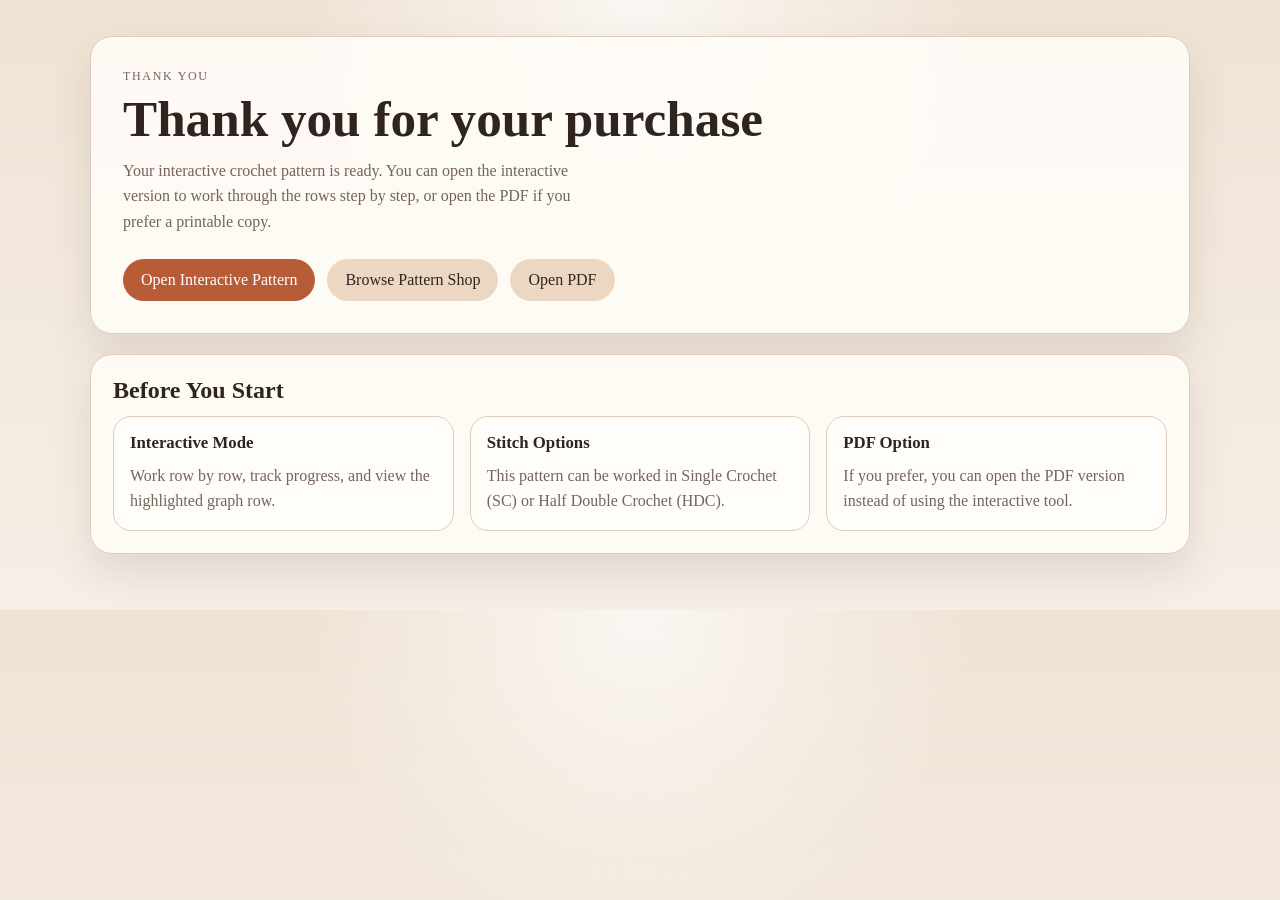
<file: index.html>
<!DOCTYPE html>
<html lang="en">
<head>
  <meta charset="UTF-8" />
  <meta name="viewport" content="width=device-width, initial-scale=1.0" />
  <title>Welcome to Your Pattern</title>
  <link rel="stylesheet" href="styles.css" />
</head>
<body>
  <main class="page landing-page">
    <section class="hero landing-hero">
      <p class="eyebrow">Thank You</p>
      <h1>Thank you for your purchase</h1>
      <p class="intro">
        Your interactive crochet pattern is ready. You can open the interactive
        version to work through the rows step by step, or open the PDF if
        you prefer a printable copy.
      </p>

      <div class="hero-actions">
  <a class="pdf-button" href="pattern.html?pattern=stitch-colorwork">Open Interactive Pattern</a>
  <a class="mode-button" href="shop.html">Browse Pattern Shop</a>
  <a
    class="mode-button"
    href="pattern.pdf"
    target="_blank"
    rel="noopener noreferrer"
  >
    Open PDF
  </a>
</div>
    </section>

    <section class="notes-panel">
      <h2>Before You Start</h2>
      <div class="notes-grid">
        <div class="note-card">
          <h3>Interactive Mode</h3>
          <p>Work row by row, track progress, and view the highlighted graph row.</p>
        </div>
        <div class="note-card">
          <h3>Stitch Options</h3>
          <p>This pattern can be worked in Single Crochet (SC) or Half Double Crochet (HDC).</p>
        </div>
        <div class="note-card">
          <h3>PDF Option</h3>
          <p>If you prefer, you can open the PDF version instead of using the interactive tool.</p>
        </div>
      </div>
    </section>
  </main>
</body>
</html>
</file>
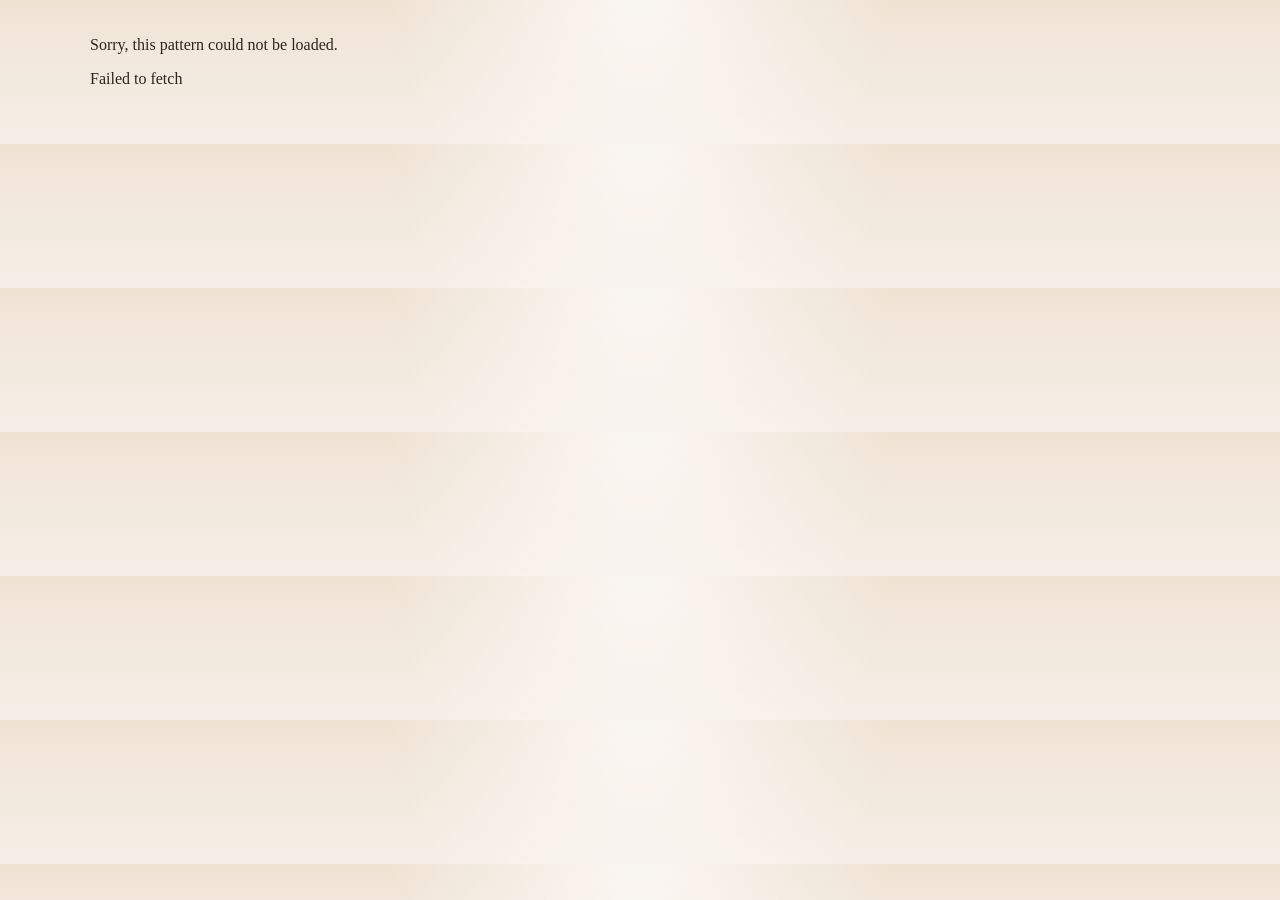
<file: pattern.html>
<!DOCTYPE html>
<html lang="en">
<head>
  <meta charset="UTF-8" />
  <meta name="viewport" content="width=device-width, initial-scale=1.0" />
 <title id="pageTitle">Interactive Crochet Pattern</title>
  <link rel="stylesheet" href="styles.css" />
</head>
<body>
  <main class="page">
    <header class="hero">
      <p class="eyebrow">Interactive Pattern</p>
    <h1 id="patternPageHeading">Interactive Crochet Pattern</h1>
<p id="patternPageIntro" class="intro">
  Follow the pattern row by row online, or open the PDF if you prefer to
  print it.
</p>

      <div class="hero-actions">
        <a class="mode-button" href="index.html">Back to Welcome Page</a>
        <button type="button" class="mode-button" onclick="setMode('guided')">
          Guided Mode
        </button>
        <button type="button" class="mode-button" onclick="setMode('full')">
          Full Pattern
        </button>
        <button type="button" class="mode-button" onclick="openGraphModal()">
          Open Full Graph
        </button>
        <a
          class="pdf-button"
          href="pattern.pdf"
          target="_blank"
          rel="noopener noreferrer"
        >
          Open PDF
        </a>
      </div>
    </header>

    <section class="status-bar">
      <p id="progressText">Row 1 of 147</p>
    </section>

    <section class="tools-panel">
      <label for="rowSelect">Jump to row:</label>
      <select id="rowSelect" onchange="jumpToRow()"></select>

      <label for="stitchModeSelect">Stitch type:</label>
      <select id="stitchModeSelect" onchange="changeStitchMode()">
        <option value="SC">Single Crochet (SC)</option>
        <option value="HDC">Half Double Crochet (HDC)</option>
      </select>

      <button type="button" class="complete-button" onclick="toggleCompleteRow()">
        Mark Row Complete
      </button>

      <button type="button" class="reset-button" onclick="resetProgress()">
        Reset Progress
      </button>
    </section>

    <section class="legend-panel">
      <h2>Color Legend</h2>
      <div id="legend" class="legend-list"></div>
    </section>

    <section class="notes-panel">
      <h2>Pattern Notes</h2>
      <div class="notes-grid">
        <div class="note-card">
          <h3>How To Use This Pattern</h3>
          <p>Guided Mode shows one row at a time. Full Pattern shows every row as a reference.</p>
        </div>
        <div class="note-card">
          <h3>Turning Instructions</h3>
          <p id="turnInstructionNote">For SC, chain 1 and turn.</p>
        </div>
        <div class="note-card">
          <h3>Graph View</h3>
          <p>Use the Open Full Graph button to see the complete chart with your current row highlighted.</p>
        </div>
      </div>
    </section>

    <section class="current-row-panel">
      <div class="current-row-header">
        <div>
          <p class="current-row-label">Current Row</p>
          <h2 id="currentRowTitle">Row 1</h2>
          <p class="current-row-helper">
            Use Guided Mode to focus on one row at a time while you crochet.
          </p>
        </div>

        <span id="currentRowBadge" class="current-row-badge">In Progress</span>
      </div>

      <p id="currentRowInstructions"></p>
      <p id="currentRowTotal"></p>
      <p id="currentRowDirection"></p>

      <div class="chart-label"><strong>Visual row chart:</strong></div>
      <p id="currentRowStitchSummary" class="stitch-summary"></p>
      <div id="currentRowChart"></div>

      <div class="current-row-actions">
        <button type="button" class="nav-button" onclick="prevRow()">Previous</button>
        <button type="button" class="complete-button" onclick="toggleCompleteRow()">
          Mark Row Complete
        </button>
        <button type="button" class="nav-button" onclick="nextRow()">Next</button>
      </div>
    </section>

    <section class="pattern-section">
      <div class="pattern-section-header">
        <h2>Pattern Rows</h2>
        <p>Use this as your full reference view below.</p>
      </div>
      <section id="pattern" class="pattern-list"></section>
    </section>
  </main>

  <div id="graphModal" class="graph-modal hidden" aria-hidden="true">
    <div class="graph-modal-backdrop" onclick="closeGraphModal()"></div>
    <div class="graph-modal-content">
      <div class="graph-modal-header">
        <div>
          <p class="current-row-label">Full Graph</p>
          <h2>Pattern Chart</h2>
        </div>
        <button type="button" class="graph-close-button" onclick="closeGraphModal()">
          Close
        </button>
      </div>

      <p class="graph-modal-copy">
        The highlighted band shows your current row in the graph.
      </p>

      <div id="graphWrapper" class="graph-wrapper">
        <img
          id="graphImage"
          class="graph-image"
          src="Stitch Pattern graph.png"
          alt="Full crochet graph"
          onload="updateGraphHighlight()"
        />
        <div id="graphHighlight" class="graph-highlight"></div>
      </div>
    </div>
  </div>

  <script src="patterns.js"></script>
  <script src="app.js"></script>
</body>
</html>
</file>
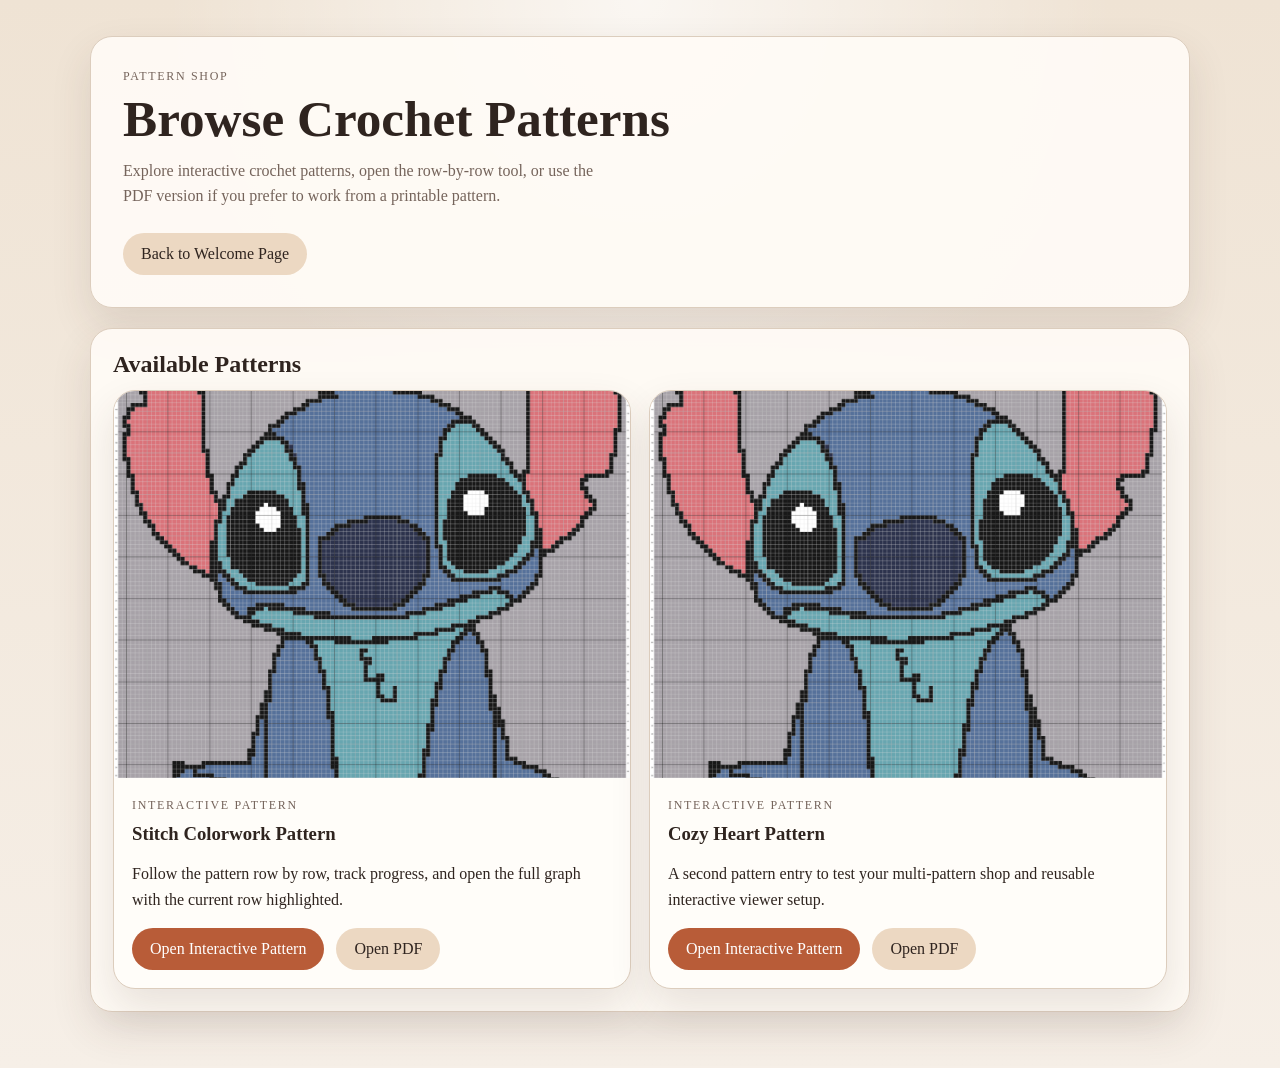
<file: shop.html>
<!DOCTYPE html>
<html lang="en">
<head>
  <meta charset="UTF-8" />
  <meta name="viewport" content="width=device-width, initial-scale=1.0" />
  <title>Pattern Shop</title>
  <link rel="stylesheet" href="styles.css" />
</head>
<body>
  <main class="page">
    <section class="hero">
      <p class="eyebrow">Pattern Shop</p>
      <h1>Browse Crochet Patterns</h1>
      <p class="intro">
        Explore interactive crochet patterns, open the row-by-row tool, or use
        the PDF version if you prefer to work from a printable pattern.
      </p>

      <div class="hero-actions">
        <a class="mode-button" href="index.html">Back to Welcome Page</a>
      </div>
    </section>

    <section class="notes-panel">
      <h2>Available Patterns</h2>

      <div class="shop-grid">
        <article class="shop-card">
          <img
            class="shop-card-image"
            src="Stitch Pattern graph.png"
            alt="Stitch Colorwork Pattern preview"
          />
          <div class="shop-card-body">
            <p class="shop-card-tag">Interactive Pattern</p>
            <h3>Stitch Colorwork Pattern</h3>
            <p>
              Follow the pattern row by row, track progress, and open the full
              graph with the current row highlighted.
            </p>
            <div class="shop-card-actions">
              <a class="pdf-button" href="pattern.html?pattern=stitch-colorwork">
                Open Interactive Pattern
              </a>
              <a
                class="mode-button"
                href="pattern.pdf"
                target="_blank"
                rel="noopener noreferrer"
              >
                Open PDF
              </a>
            </div>
          </div>
        </article>

        <article class="shop-card">
          <img
            class="shop-card-image"
            src="Stitch Pattern graph.png"
            alt="Cozy Heart Pattern preview"
          />
          <div class="shop-card-body">
            <p class="shop-card-tag">Interactive Pattern</p>
            <h3>Cozy Heart Pattern</h3>
            <p>
              A second pattern entry to test your multi-pattern shop and reusable
              interactive viewer setup.
            </p>
            <div class="shop-card-actions">
              <a class="pdf-button" href="pattern.html?pattern=cozy-heart">
                Open Interactive Pattern
              </a>
              <a
                class="mode-button"
                href="pattern.pdf"
                target="_blank"
                rel="noopener noreferrer"
              >
                Open PDF
              </a>
            </div>
          </div>
        </article>
      </div>
    </section>
  </main>
</body>
</html>
</file>
<file: styles.css>
:root {
  --bg: #f6efe7;
  --surface: rgba(255, 251, 246, 0.94);
  --surface-strong: #fffdf9;
  --surface-soft: #f2e5d7;
  --text: #2f241f;
  --muted: #75645b;
  --border: #dccdbd;
  --accent: #b85c38;
  --accent-dark: #944523;
  --highlight: #ecd8c2;
  --active: #e6f0dc;
  --completed: #dcefdc;
  --warning: #f0dfcf;
  --shadow: 0 18px 40px rgba(76, 52, 39, 0.12);
}

* {
  box-sizing: border-box;
}

body {
  margin: 0;
  color: var(--text);
  font-family: Georgia, "Times New Roman", serif;
  background:
    radial-gradient(circle at top, rgba(255, 255, 255, 0.7), transparent 38%),
    linear-gradient(180deg, #efe3d4 0%, var(--bg) 100%);
}

.page {
  width: min(1100px, calc(100% - 32px));
  margin: 36px auto 56px;
}

.hero,
.status-bar,
.tools-panel,
.legend-panel,
.notes-panel,
.current-row-panel,
.pattern-section {
  background: var(--surface);
  border: 1px solid var(--border);
  border-radius: 22px;
  box-shadow: var(--shadow);
}

.hero {
  padding: 32px;
  margin-bottom: 20px;
}

.eyebrow {
  margin: 0 0 8px;
  text-transform: uppercase;
  letter-spacing: 0.14em;
  font-size: 0.75rem;
  color: var(--muted);
}

.hero h1 {
  margin: 0 0 12px;
  font-size: clamp(2rem, 4vw, 3.25rem);
  line-height: 1.05;
}

.intro {
  max-width: 60ch;
  margin: 0;
  color: var(--muted);
  line-height: 1.6;
}

.hero-actions,
.controls,
.current-row-actions,
.legend-list,
.notes-grid {
  display: flex;
  flex-wrap: wrap;
  gap: 12px;
}

.hero-actions {
  margin-top: 24px;
}

.mode-button,
.nav-button,
.pdf-button,
.complete-button,
.reset-button {
  border: 0;
  border-radius: 999px;
  padding: 12px 18px;
  font: inherit;
  cursor: pointer;
  text-decoration: none;
  transition: transform 160ms ease, background-color 160ms ease, box-shadow 160ms ease;
}

.mode-button,
.nav-button {
  background: var(--highlight);
  color: var(--text);
}

.complete-button {
  background: var(--completed);
  color: #234223;
}

.reset-button {
  background: #f3ddd6;
  color: #6b2d1f;
}

.pdf-button {
  background: var(--accent);
  color: white;
}

.mode-button:hover,
.nav-button:hover,
.complete-button:hover,
.reset-button:hover,
.pdf-button:hover {
  transform: translateY(-1px);
  box-shadow: 0 8px 18px rgba(76, 52, 39, 0.12);
}

.pdf-button:hover {
  background: var(--accent-dark);
}

.status-bar {
  padding: 16px 20px;
  margin-bottom: 20px;
}

.status-bar p {
  margin: 0;
  font-weight: 700;
}

.tools-panel,
.legend-panel,
.notes-panel,
.current-row-panel,
.pattern-section {
  padding: 22px;
  margin-bottom: 20px;
}

.tools-panel {
  display: flex;
  align-items: center;
  flex-wrap: wrap;
  gap: 12px;
}

.tools-panel label {
  font-weight: 700;
}

.tools-panel select {
  border: 1px solid var(--border);
  border-radius: 999px;
  padding: 10px 14px;
  font: inherit;
  background: white;
  color: var(--text);
}

.legend-panel h2,
.notes-panel h2,
.pattern-section-header h2,
.current-row-header h2 {
  margin: 0 0 12px;
}

.legend-item {
  display: inline-flex;
  align-items: center;
  gap: 8px;
  font-weight: 600;
}

.legend-swatch {
  width: 18px;
  height: 18px;
  border-radius: 4px;
  border: 1px solid rgba(0, 0, 0, 0.15);
  display: inline-block;
}

.notes-grid {
  gap: 16px;
}

.note-card {
  flex: 1 1 220px;
  background: var(--surface-strong);
  border: 1px solid var(--border);
  border-radius: 18px;
  padding: 16px;
}

.note-card h3 {
  margin: 0 0 10px;
  font-size: 1.05rem;
}

.note-card p {
  margin: 0;
  color: var(--muted);
  line-height: 1.6;
}

.current-row-panel {
  background:
    linear-gradient(180deg, rgba(255, 255, 255, 0.75), rgba(255, 255, 255, 0.95)),
    linear-gradient(135deg, #f7efe5 0%, #f3ede8 100%);
  border: 1px solid #d8c5b1;
  box-shadow: 0 20px 45px rgba(76, 52, 39, 0.14);
}

.current-row-header {
  display: flex;
  justify-content: space-between;
  align-items: flex-start;
  gap: 16px;
  margin-bottom: 18px;
}

.current-row-label {
  margin: 0 0 8px;
  text-transform: uppercase;
  letter-spacing: 0.14em;
  font-size: 0.75rem;
  color: var(--muted);
}

.current-row-helper {
  margin: 6px 0 0;
  color: var(--muted);
  line-height: 1.5;
}

.current-row-badge {
  display: inline-flex;
  align-items: center;
  justify-content: center;
  padding: 10px 14px;
  border-radius: 999px;
  background: var(--warning);
  color: #7a4b2f;
  font-weight: 700;
  white-space: nowrap;
}

.current-row-badge.completed {
  background: var(--completed);
  color: #234223;
}

.chart-label {
  margin-top: 14px;
  margin-bottom: 8px;
}

.stitch-summary {
  margin: 0 0 10px;
  color: var(--muted);
  font-size: 0.95rem;
}

.stitch-chart {
  display: flex;
  flex-wrap: nowrap;
  gap: 1px;
  padding: 12px;
  background: #f4ece2;
  border: 1px solid var(--border);
  border-radius: 14px;
  overflow-x: auto;
  overflow-y: hidden;
}

.stitch-cell {
  flex: 0 0 12px;
  width: 12px;
  height: 12px;
  border-radius: 2px;
  border: 1px solid rgba(47, 36, 31, 0.08);
}

.current-row-panel .stitch-chart {
  padding: 16px;
}

.current-row-panel .stitch-cell {
  flex: 0 0 14px;
  width: 14px;
  height: 14px;
}

.c2c-chart {
  gap: 6px;
}

.c2c-cell {
  flex: 0 0 22px;
  width: 22px;
  height: 22px;
  border-radius: 6px;
  border: 1px solid rgba(47, 36, 31, 0.14);
}

.current-row-actions {
  margin-top: 20px;
}

.pattern-section-header {
  margin-bottom: 18px;
}

.pattern-section-header p {
  margin: 8px 0 0;
  color: var(--muted);
}

.pattern-list {
  padding: 0;
}

.shop-grid {
  display: grid;
  grid-template-columns: repeat(auto-fit, minmax(280px, 1fr));
  gap: 18px;
}

.shop-card {
  background: var(--surface-strong);
  border: 1px solid var(--border);
  border-radius: 22px;
  overflow: hidden;
  box-shadow: var(--shadow);
}

.shop-card-image {
  display: block;
  width: 100%;
  aspect-ratio: 4 / 3;
  object-fit: cover;
  background: linear-gradient(135deg, #f3e4d5 0%, #ead7c4 100%);
}

.shop-card-body {
  padding: 18px;
}

.shop-card-tag {
  margin: 0 0 8px;
  text-transform: uppercase;
  letter-spacing: 0.14em;
  font-size: 0.75rem;
  color: var(--muted);
}

.shop-card-body h3 {
  margin: 0 0 10px;
}

.shop-card-body p {
  line-height: 1.6;
}

.shop-card-actions {
  display: flex;
  flex-wrap: wrap;
  gap: 12px;
  margin-top: 16px;
}

.row {
  background: var(--surface-strong);
  border: 1px solid var(--border);
  border-radius: 18px;
  padding: 18px;
  margin-bottom: 14px;
}

.row:last-child {
  margin-bottom: 0;
}

.row.active {
  background: var(--active);
}

.row.completed {
  border-left: 6px solid #7cab7d;
}

.row h3 {
  margin: 0 0 10px;
  font-size: 1.15rem;
}

.row p {
  margin: 6px 0;
  line-height: 1.5;
}

@media (max-width: 640px) {
  .page {
    width: min(100% - 20px, 1100px);
    margin: 20px auto 32px;
  }

  .hero,
  .status-bar,
  .tools-panel,
  .legend-panel,
  .notes-panel,
  .current-row-panel,
  .pattern-section {
    border-radius: 18px;
  }

  .hero,
  .tools-panel,
  .legend-panel,
  .notes-panel,
  .current-row-panel,
  .pattern-section {
    padding: 18px;
  }

  .hero h1 {
    font-size: 2rem;
  }

  .current-row-header {
    flex-direction: column;
    align-items: stretch;
  }

  .current-row-badge {
    width: fit-content;
  }

  .mode-button,
  .nav-button,
  .pdf-button,
  .complete-button,
  .reset-button,
  .tools-panel select {
    width: 100%;
    text-align: center;
  }

  .tools-panel {
    align-items: stretch;
    gap: 10px;
  }

  .hero-actions,
  .current-row-actions {
    flex-direction: column;
  }

  .current-row-actions {
    gap: 10px;
  }

  .current-row-panel .stitch-chart {
    padding: 12px;
  }

  .current-row-panel .stitch-cell {
    flex: 0 0 12px;
    width: 12px;
    height: 12px;
  }

  .c2c-cell {
    flex: 0 0 18px;
    width: 18px;
    height: 18px;
  }

  .row {
    padding: 14px;
  }
}
body.modal-open {
  overflow: hidden;
}

.graph-modal.hidden {
  display: none;
}

.graph-modal {
  position: fixed;
  inset: 0;
  z-index: 1000;
}

.graph-modal-backdrop {
  position: absolute;
  inset: 0;
  background: rgba(30, 24, 21, 0.72);
}

.graph-modal-content {
  position: relative;
  width: min(1000px, calc(100% - 32px));
  max-height: calc(100vh - 32px);
  margin: 16px auto;
  padding: 24px;
  overflow: auto;
  background: #fffaf4;
  border: 1px solid var(--border);
  border-radius: 24px;
  box-shadow: 0 24px 60px rgba(0, 0, 0, 0.25);
}

.graph-modal-header {
  display: flex;
  align-items: flex-start;
  justify-content: space-between;
  gap: 16px;
  margin-bottom: 12px;
}

.graph-modal-header h2 {
  margin: 0;
}

.graph-modal-copy {
  margin: 0 0 18px;
  color: var(--muted);
}

.graph-close-button {
  border: 0;
  border-radius: 999px;
  padding: 10px 16px;
  font: inherit;
  background: var(--highlight);
  color: var(--text);
  cursor: pointer;
}

.graph-wrapper {
  position: relative;
  width: 100%;
  overflow: auto;
  background: white;
  border: 1px solid var(--border);
  border-radius: 18px;
  padding: 12px;
}

.graph-image {
  display: block;
  width: 100%;
  height: auto;
}

.graph-highlight {
  position: absolute;
  left: 0;
  top: 0;
  width: 0;
  height: 0;
  display: none;
  border: 2px solid rgba(184, 92, 56, 0.95);
  background: rgba(184, 92, 56, 0.16);
  box-shadow: inset 0 0 0 1px rgba(255, 255, 255, 0.6);
  pointer-events: none;
  border-radius: 6px;
  z-index: 2;
}

.graph-highlight.c2c-highlight {
  pointer-events: none;
}

.graph-highlight svg {
  display: block;
  width: 100%;
  height: 100%;
  overflow: visible;
}

@media (max-width: 640px) {
  .graph-modal-content {
    width: calc(100% - 16px);
    margin: 8px auto;
    padding: 16px;
    border-radius: 18px;
  }

  .graph-modal-header {
    flex-direction: column;
    align-items: stretch;
  }

  .graph-close-button {
    width: 100%;
  }

  .graph-wrapper {
    padding: 8px;
    overflow: auto;
    -webkit-overflow-scrolling: touch;
  }

  .graph-image {
    width: auto;
    min-width: 720px;
    max-width: none;
  }
}
</file>
